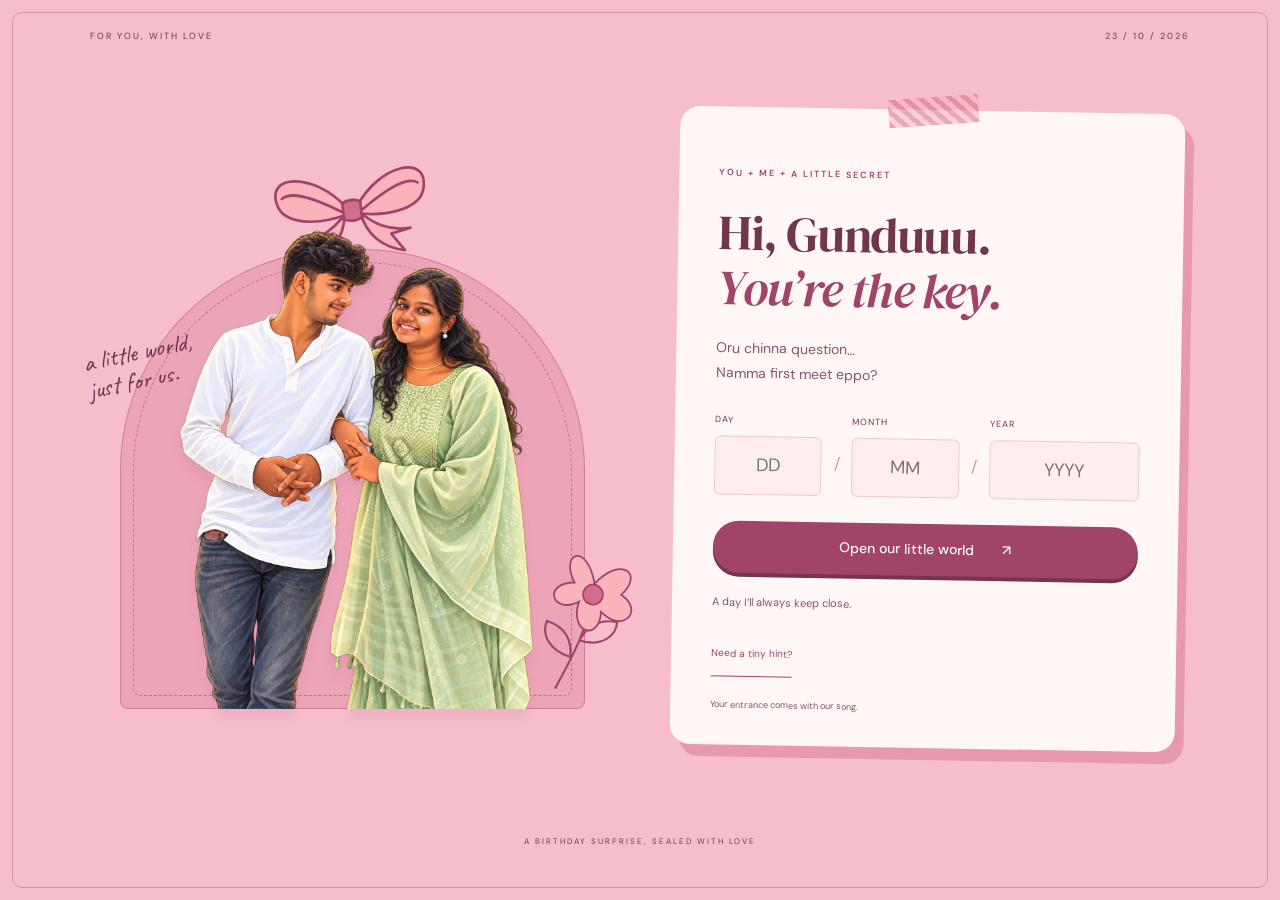
<file: robots.txt.html>
<!doctype html><html lang="en"><head><meta charset="UTF-8"><meta name="viewport" content="width=device-width, initial-scale=1"><meta name="theme-color" content="#f7eee5"><meta name="description" content="A little world of memories, letters and birthday wishes, made just for Gunduuu."><title>Happy Birthday Gunduuu 💗😚</title><link rel="stylesheet" href="style.css"></head><body class="locked">
<section id="entrance" class="entrance" aria-labelledby="entrance-title"><div class="entrance-top"><span>FOR YOU, WITH LOVE</span><span>23 / 10 / 2026</span></div><div class="entrance-layout"><div class="entrance-art"><svg class="bow-art" viewBox="0 0 200 130" fill="none" aria-hidden="true"><g stroke="currentColor" stroke-width="3" stroke-linecap="round" stroke-linejoin="round"><path fill="#FBB3BB" d="M94 53C64 10 9 5 18 41c5 23 42 28 76 20M106 53c30-43 85-48 76-12-5 23-42 28-76 20"/><path d="M88 57C53 34 34 28 24 35m88 22c35-23 54-29 64-22"/><path fill="#FBB3BB" d="M91 61c-3 25-21 42-44 47l13-20-22-4c25 1 40-10 53-23m18 0c3 25 21 42 44 47l-13-20 22-4c-25 1-40-10-53-23"/><path fill="#D46C8C" d="M90 48q10-5 20 0v18q-10 5-20 0z"/></g></svg><div class="cutout-backdrop"></div><img class="couple-cutout" src="assets/entrance-couple.webp" alt="The two of us, arm in arm" fetchpriority="high"><span class="art-note">a little world,<br>just for us.</span><svg class="flower-art" viewBox="0 0 140 210" fill="none" aria-hidden="true"><path d="M68 202c8-53 15-100 3-143M73 153c-33 1-49-17-48-36 28-2 43 15 48 36m4-26c35-2 46-26 41-42-24 3-37 19-41 42" stroke="currentColor" stroke-width="3"/><g class="flower-head" stroke="currentColor" stroke-width="2.5" fill="#FBB3BB"><path d="M70 45C39-8 9 22 43 53 0 69 29 107 58 76c1 46 46 44 34 3 39 19 57-23 18-32 21-38-18-53-40-2Z"/><circle cx="73" cy="60" r="14" fill="#D46C8C"/></g></svg></div><div class="entrance-note"><span class="tiny-label">YOU + ME + A LITTLE SECRET</span><h1 id="entrance-title">Hi, Gunduuu.<br><em>You’re the key.</em></h1><p>Oru chinna question…<br>Namma first meet eppo?</p><form id="date-form"><div class="date-fields"><label>Day<input name="day" aria-label="Day" inputmode="numeric" maxlength="2" placeholder="DD" required autocomplete="off"></label><span>/</span><label>Month<input name="month" aria-label="Month" inputmode="numeric" maxlength="2" placeholder="MM" required autocomplete="off"></label><span>/</span><label>Year<input name="year" aria-label="Year" inputmode="numeric" maxlength="4" placeholder="YYYY" required autocomplete="off"></label></div><button class="primary" type="submit">Open our little world <span>↗</span></button><p id="date-feedback" class="date-feedback" aria-live="polite">A day I’ll always keep close.</p><button type="button" id="date-hint" class="text-button">Need a tiny hint?</button></form><small>Your entrance comes with our song.</small></div></div><span class="entrance-bottom">A BIRTHDAY SURPRISE, SEALED WITH LOVE</span></section><div id="website" inert hidden><a class="skip" href="robots.txt.html#story">Skip to our story</a><div class="progress" aria-hidden="true"></div>
<header><a class="brand" href="robots.txt.html#home">for you<span>with all my love</span></a><nav aria-label="Main navigation"><a href="robots.txt.html#story">Our story</a><a href="robots.txt.html#letters">Letters</a><a href="robots.txt.html#play">Little joys</a></nav><span class="header-date">23 OCT ’26</span></header>
<main><section id="home" class="hero"><div class="hero-copy"><p class="eyebrow">23 OCTOBER · A DAY AS LOVELY AS YOU</p><h1>Happy Birthday,<br><em>Gunduuu.</em></h1><p class="handwritten hero-dedication">a little love letter you can wander through.</p><p class="intro">உனக்காக, அன்புடன்.<br>Our memories, a few stolen kisses,<br>and a whole little world of you & me.</p><button class="primary" id="begin">Let’s unwrap your day <span>↓</span></button><span class="hero-signoff">made with all my love 💗</span></div><div class="dream-scene" aria-label="An illustrated moon garden with our photograph"><svg class="garden-art" viewBox="0 0 540 600" fill="none" aria-hidden="true"><path d="M30 540V265a240 240 0 0 1 480 0v275" fill="#f8dce4" stroke="#d88da6"/><path d="M45 530V270a225 225 0 0 1 450 0v260" stroke="#fff9f6" stroke-width="2" stroke-dasharray="4 8"/><path d="M422 74c-64 5-75 89-14 112-81 18-115-90-48-125 18-9 42-7 62 13Z" fill="#fff5dc"/><path d="M18 484q70-27 140 0t145 0 220 0v77H18Z" fill="#f2c4d2"/><g stroke="#a45272" stroke-width="3" stroke-linecap="round"><path d="M78 545Q47 433 87 353M66 474q-50-7-44-41 31-2 44 41m7-63q38-33 49-10-6 28-49 30M466 547q42-104-4-180m13 103q38-6 43-40-35-2-43 40m-3-50q-41-17-40-45 38 4 40 45"/><g fill="#fff0f2"><path d="M83 366c-47-20-20-56 1-28 7-41 48-24 23 6 43 7 16 48-9 24-9 38-43 23-15-2Z"/><path d="M462 380c-42-23-13-53 4-26 13-39 48-18 19 8 41 12 10 49-12 22-14 37-45 15-11-4Z"/></g></g><path d="M140 78q-40-54-75-15-4 35 75 15 71-40 63-6-11 31-63 6m0 0-27 45m27-45 35 30" stroke="#b36a85" stroke-width="3"/></svg><div class="dream-photo"><img src="assets/03.webp" alt="One of our happiest little moments" fetchpriority="high"><span>my favourite place is next to you.</span></div><span class="scene-stamp">YOU & ME<br><b>always a little magic</b></span><div class="hero-bow" aria-hidden="true"></div></div><a class="scroll-note" href="robots.txt.html#story">THE GOOD STUFF IS THIS WAY ↓</a></section><div class="ribbon" aria-hidden="true">Gunduuu · Chellameyyyy · Azhgiiiiii · Ladduuuu · Thangameyyy · Gunduuu · Gulab Jamun Eyy · Azhagupulla ·</div>
<section id="story" class="section story"><div class="section-heading reveal"><p class="eyebrow">01 / THE DAYS THAT BECAME US</p><h2>Some dates.<br><em>So many feelings.</em></h2><p>Gunduuu, namma story-la ovvoru chinna moment-um enakku special. 💗</p></div><div class="timeline"><article class="reveal"><span class="date">12 JANUARY 2024</span><h3>The beginning of us.</h3><p>A date that will always mean something to me. The start of a little world called “us”.</p><div class="day-count"><b id="days">—</b><span>days since our beginning<br><small>and so many little memories</small></span></div></article><article class="reveal"><span class="date">24 MAY 2024</span><h3>Finally, in the same place.</h3><p>Our first meeting. Un kai, en kai… and a day I keep close. 🤌🏻</p><button class="polaroid photo first-selfie" data-img="10" data-caption="Our first-ever selfie · 24 May 2024"><img src="assets/10.webp" loading="lazy" alt="Our first-ever selfie together"><span>our very first selfie, Gunduuu.</span></button><div class="two-photos"><button class="polaroid photo" data-img="06" data-caption="Our first meeting · 24 May 2024"><img src="assets/06.webp" loading="lazy" alt="Our hands together on our first meeting day"><span>that first-meeting feeling</span></button><button class="polaroid photo" data-img="02" data-caption="Side by side · our first meeting"><img src="assets/02.webp" loading="lazy" alt="Our feet side by side"><span>side by side, Gunduuu</span></button></div></article><article class="reveal movie"><div><span class="date">OUR FIRST MOVIE DATE</span><h3>Two tickets.<br>One favourite person.</h3><p>Movie memories are lovely. Sitting beside you? Even lovelier, Chellameyyyy. 🙈</p></div><button class="polaroid photo" data-img="13" data-caption="The tickets from our first movie date"><img src="assets/13.webp" loading="lazy" alt="Our yellow movie tickets"><span>keep this ticket forever</span></button></article></div></section>
<section class="favourite section" id="favourite"><div class="favourite-copy reveal"><p class="eyebrow">02 / OUR ALL-TIME FAVOURITE</p><h2>If a photograph<br>could feel like<br><em>home.</em></h2><p>This would be mine.</p><p>Gunduuu, indha photo-ku oru thani place.<br>In this little website. And in my heart. 💗</p><button class="text-button photo" data-img="07" data-caption="Our all-time favourite staircase photograph">Hold this moment a little closer ↗</button></div><div class="stair-scene reveal"><div class="orbit" aria-hidden="true"></div><span class="handwritten">my favourite view is you</span><img src="assets/07.webp" loading="lazy" alt="Our favourite staircase portrait, lovingly framed"><span class="scene-foot">A MOMENT I WOULD KEEP FOREVER</span></div></section>
<section class="portrait-section section" id="just-you"><div class="portrait-frame reveal"><img src="assets/09.webp" loading="lazy" alt="Gunduuu smiling in her yellow dress beneath hanging lights"><svg class="bow-art" viewBox="0 0 200 130" fill="none" aria-hidden="true"><g stroke="currentColor" stroke-width="3" stroke-linecap="round" stroke-linejoin="round"><path fill="#FBB3BB" d="M94 53C64 10 9 5 18 41c5 23 42 28 76 20M106 53c30-43 85-48 76-12-5 23-42 28-76 20"/><path d="M88 57C53 34 34 28 24 35m88 22c35-23 54-29 64-22"/><path fill="#FBB3BB" d="M91 61c-3 25-21 42-44 47l13-20-22-4c25 1 40-10 53-23m18 0c3 25 21 42 44 47l-13-20 22-4c-25 1-40-10-53-23"/><path fill="#D46C8C" d="M90 48q10-5 20 0v18q-10 5-20 0z"/></g></svg><span class="portrait-label">my Azhgiiiiii.</span></div><div class="portrait-copy reveal"><p class="eyebrow">A WHOLE LITTLE CHAPTER, JUST FOR YOU</p><h2>That smile.<br><em>My favourite<br>kind of sunshine.</em></h2><p>Gunduuu, indha page unakkaaga mattum.</p><p>May you keep finding things that make your eyes light up. Your dreams, your laughter, your happiness — I’m wishing you more of all of them.</p><p class="handwritten">நீ சந்தோஷமா இருக்கணும், Gunduuu. 💗</p><svg class="flower-art" viewBox="0 0 140 210" fill="none" aria-hidden="true"><path d="M68 202c8-53 15-100 3-143M73 153c-33 1-49-17-48-36 28-2 43 15 48 36m4-26c35-2 46-26 41-42-24 3-37 19-41 42" stroke="currentColor" stroke-width="3"/><g class="flower-head" stroke="currentColor" stroke-width="2.5" fill="#FBB3BB"><path d="M70 45C39-8 9 22 43 53 0 69 29 107 58 76c1 46 46 44 34 3 39 19 57-23 18-32 21-38-18-53-40-2Z"/><circle cx="73" cy="60" r="14" fill="#D46C8C"/></g></svg></div></section><section class="section scrapbook" id="memories"><div class="section-heading reveal"><p class="eyebrow">03 / THE SCRAPBOOK</p><h2>Little pieces of<br><em>our kind of magic.</em></h2><p>Tap a photograph. Stay a little longer.</p></div><div class="scrap-grid" id="scrap-grid"></div><div class="special-memories"><article class="reveal"><button class="polaroid photo" data-img="11" data-caption="Your birthday balloon · 2024"><img src="assets/11.webp" loading="lazy" alt="The green birthday balloon from 2024"><span>your birthday, 2024 💗</span></button><h3>Some things never stop being special.</h3><p>One little balloon. A whole birthday memory.</p></article><article class="reveal"><button class="polaroid photo" data-img="01" data-caption="Our most recent meeting"><img src="assets/01.webp" loading="lazy" alt="The two of us walking together at our most recent meeting"><span>our most recent little chapter</span></button><h3>Until the next “Gunduuu!”</h3><p>The latest page in our scrapbook. There is still room for more.</p></article></div><button class="text-button" id="show-more" aria-expanded="false">Unfold more little memories +</button><div id="more-memories" class="more-memories" hidden></div></section>
<section class="section letters" id="letters"><div class="section-heading reveal"><p class="eyebrow">04 / WORDS I WANTED TO GIVE YOU</p><h2>For the things<br><em>a photo can’t say.</em></h2><p>Open whenever you feel like it, Gunduuu.</p></div><div class="envelopes"><button class="envelope reveal" data-letter="birthday"><span class="envelope-label">01 · FOR YOUR BIRTHDAY</span><span class="seal">P</span><span class="handwritten">My dearest Gunduuu,</span><small>tap to unfold</small></button><button class="envelope reveal" data-letter="love"><span class="envelope-label">02 · JUST BECAUSE IT’S YOU</span><span class="seal">P</span><span class="handwritten">Chellameyyyy,</span><small>a little love letter</small></button><button class="envelope reveal" data-letter="sorry"><span class="envelope-label">03 · FROM MY HEART</span><span class="seal">P</span><span class="handwritten">An honest sorry.</span><small>no expectations, just honesty</small></button></div></section>
<section class="section joys" id="play"><div class="section-heading reveal"><p class="eyebrow">05 / A LITTLE SILLY. A LOT OF LOVE.</p><h2>A little more us.<br><em>Stay and play.</em></h2></div><div class="joy-grid"><article class="joy-card"><span class="eyebrow">SOMETHING TO FEEL</span><h3>A little closer.</h3><svg class="bunny-art" viewBox="0 0 360 260" aria-label="Two bunnies: choose a cuddle or a cheek kiss" role="img"><ellipse cx="180" cy="233" rx="125" ry="13" fill="#e9adc2" opacity=".4"/><g class="bunny-left"><g fill="#fffaf8" stroke="#a45073" stroke-width="3"><ellipse cx="124" cy="191" rx="53" ry="44"/><path d="M87 105C49 18 91 8 109 85c0-89 42-82 34 8 65 26 40 101-17 102-65 0-85-53-39-90Z"/></g><path d="m100 132 8 1m33-1 8-1m-33 18q9 9 18 0" stroke="#8e3b5d" stroke-width="3" fill="none" stroke-linecap="round"/><ellipse cx="99" cy="147" rx="12" ry="6" fill="#efb8c9"/><path class="cuddle-arm" d="M119 182q48 48 90 4" fill="none" stroke="#a45073" stroke-width="11" stroke-linecap="round"/><path class="kiss-mouth" d="m153 147 8 4-8 4" stroke="#9b3160" stroke-width="3" fill="none"/></g><g class="bunny-right"><g fill="#f4b6c9" stroke="#a45073" stroke-width="3"><ellipse cx="235" cy="191" rx="52" ry="44"/><path d="M201 101c-20-92 22-95 27-19 22-82 60-63 31 25 51 44 17 88-31 88-62-1-80-57-27-94Z"/></g><path d="m211 133 8 1m32-2 8-1m-33 19q10 9 18-1" stroke="#8e3b5d" stroke-width="3" fill="none" stroke-linecap="round"/><ellipse class="kiss-blush" cx="211" cy="149" rx="13" ry="7" fill="#df7e9f"/><path class="cuddle-arm" d="M252 182q-43 45-72 8" fill="none" stroke="#a45073" stroke-width="10" stroke-linecap="round"/></g><path class="kiss-heart" d="M185 88c-29-22-4-39 0-21 8-21 32-2 0 21Z" fill="#bd5d80"/></svg><div class="button-row"><button class="primary" id="hug">A hug, please 🥺</button><button class="secondary" id="kiss">One kiss 😚</button></div><p id="affection" aria-live="polite">Even from here, a little warmth for you.</p></article><article class="joy-card"><span class="eyebrow">SOMETHING TO FIND</span><h3>Made for each other.</h3><p>Find four pairs of our favourite photographs.</p><div class="memory-game" id="memory-game" aria-label="Matching pairs game"></div><p id="game-status" aria-live="polite">0 / 4 pairs found</p><button class="text-button" id="reset-game">Shuffle & play again ↻</button></article><article class="joy-card new-game"><span class="eyebrow">A LOVE NOTE, ONE PIECE AT A TIME</span><h3>Put us into words.</h3><p>Tap the words in order to finish our little love note.</p><div id="word-answer" class="word-answer" aria-live="polite"></div><div id="word-choices" class="word-choices"></div><p id="word-status" aria-live="polite"></p><button id="word-reset" class="text-button">Start this note again ↻</button></article><article class="joy-card new-game"><span class="eyebrow">A LITTLE GAME OF HIDE & SEEK</span><h3>Where’s my kiss?</h3><p>A kiss is hiding in one of these envelopes. Find three to fill your letter.</p><div id="kiss-envelopes" class="kiss-envelopes"></div><p id="seek-status" aria-live="polite">Pick a little love letter.</p><button id="seek-next" class="text-button" hidden>Hide it again ↻</button></article><article class="joy-card new-game"><span class="eyebrow">TWO LITTLE SOULS, ONE LITTLE PATH</span><h3>Meet me in the middle.</h3><p>Guide the pink heart to its match. Use the arrows, or your keyboard.</p><div id="love-maze" class="love-maze" aria-label="Love maze"></div><div class="maze-controls"><button data-step="-5" aria-label="Move up">↑</button><button data-step="-1" aria-label="Move left">←</button><button data-step="5" aria-label="Move down">↓</button><button data-step="1" aria-label="Move right">→</button></div><p id="maze-status" aria-live="polite">A few little turns, then together.</p><button id="maze-reset" class="text-button">Find you all over again ↻</button></article><article class="joy-card"><span class="eyebrow">SOMETHING TO REMEMBER</span><h3>Our little date game.</h3><p id="quiz-question"></p><div id="quiz-answers"></div><p id="quiz-status" aria-live="polite"></p><button id="quiz-next" class="text-button" hidden>Next question →</button></article></div></section>
<section class="section blessings" aria-labelledby="blessing-title"><div class="section-heading"><p class="eyebrow">A LITTLE PRAYER FOR YOUR NEW YEAR</p><h2 id="blessing-title">Wonderfully made.<br><em>Deeply loved.</em></h2><p>On your birthday, I thank God for you, Chellameyyyy. May His love surround you, His peace stay with you, and His goodness light the days ahead. 💗</p></div><div class="psalm-grid"><blockquote><span class="verse-flower" aria-hidden="true">✝</span><p>“I will praise thee; for I am fearfully and wonderfully made”</p><cite><a href="https://www.biblegateway.com/passage/?search=Psalm+139%3A14&amp;version=KJV" target="_blank" rel="noopener noreferrer">Psalm 139:14 · KJV, excerpt</a></cite><small>A little reminder of how beautifully God made you.</small></blockquote><blockquote><span class="verse-flower" aria-hidden="true">✝</span><p>“Surely goodness and mercy shall follow me all the days of my life”</p><cite><a href="https://www.biblegateway.com/passage/?search=Psalm+23%3A6&amp;version=KJV" target="_blank" rel="noopener noreferrer">Psalm 23:6 · KJV, excerpt</a></cite><small>My birthday prayer: goodness, grace, and love in every season.</small></blockquote></div><p class="blessing-note">இறைவனின் அன்பும் ஆசீர்வாதமும் என்றும் உன்னுடன் இருக்கட்டும்.</p></section>
<section class="section birthday" id="birthday"><p class="eyebrow reveal">06 / TODAY, THE WORLD GETS TO CELEBRATE YOU</p><h2 class="reveal">Make a wish,<br><em>Gunduuu.</em></h2><p>Un smile eppovum ippadiye irukkanum, Gunduuu. 💗</p><div class="cake" aria-label="Birthday cake with three candles"><div class="candles"><i></i><i></i><i></i></div><div class="cake-top"></div><div class="cake-body"><span>for Gunduuu</span></div><div class="cake-plate"></div></div><div id="cake-countdown" class="cake-countdown" role="status" aria-live="polite" aria-atomic="true"></div><button class="primary" id="wish">Make a wish & blow the candles</button><p id="wish-message" aria-live="polite">A wish that belongs only to you.</p><button class="text-button" id="relight" hidden>Light the candles again ↻</button></section>
<section class="ending section"><svg class="bow-art" viewBox="0 0 200 130" fill="none" aria-hidden="true"><g stroke="currentColor" stroke-width="3" stroke-linecap="round" stroke-linejoin="round"><path fill="#FBB3BB" d="M94 53C64 10 9 5 18 41c5 23 42 28 76 20M106 53c30-43 85-48 76-12-5 23-42 28-76 20"/><path d="M88 57C53 34 34 28 24 35m88 22c35-23 54-29 64-22"/><path fill="#FBB3BB" d="M91 61c-3 25-21 42-44 47l13-20-22-4c25 1 40-10 53-23m18 0c3 25 21 42 44 47l-13-20 22-4c-25 1-40-10-53-23"/><path fill="#D46C8C" d="M90 48q10-5 20 0v18q-10 5-20 0z"/></g></svg><p class="eyebrow">THE LAST PAGE. NEVER THE LAST FEELING.</p><h2>In every little way,<br><em>you matter, Gunduuu.</em></h2><p>Happy Birthday Gunduuu 💗😚<br>May this year bring you gentleness, laughter,<br>and so many reasons to smile.</p><p class="handwritten">எப்போதும் அன்புடன், உன் Papa.</p><button id="secret" aria-label="A hidden little note" class="secret">💗</button><small>psst… some feelings are hiding in plain sight.</small><a href="robots.txt.html#home" class="text-button">Read our story again ↑</a></section></main>
<footer>Made for Gunduuu. Kept with love. <span>23 · 10 · 2026</span></footer></div>
<audio id="soundtrack" src="assets/our-song.m4a" loop preload="auto" autoplay></audio><dialog id="modal"><button class="close" aria-label="Close">×</button><div id="modal-content"></div></dialog><div id="illustration-toast" aria-live="polite"></div><script src="app.js"></script></body></html>
</file>
<file: style.css>
@import url('https://fonts.googleapis.com/css2?family=DM+Sans:wght@400;500;600;700&family=DM+Serif+Display:ital@0;1&family=Caveat:wght@400;600&family=Noto+Sans+Tamil:wght@400;500&display=swap');
:root{--soft:#fbb3bb;--muted:#d46c8c;--rouge:#9b3160;--ink:#702044;--paper:#fff0f2;--line:#9b316030;--body:#833450}*{box-sizing:border-box}html{scroll-behavior:smooth;scroll-padding-top:30px}body{margin:0;color:var(--ink);background:var(--paper);font:15px/1.8 'DM Sans','Noto Sans Tamil',sans-serif}button,input{font:inherit}button,a,input{-webkit-tap-highlight-color:transparent}button{cursor:pointer;color:inherit;border:0}a{color:inherit;text-decoration:none}button:focus-visible,a:focus-visible,input:focus-visible{outline:3px solid var(--rouge);outline-offset:4px}img{display:block;max-width:100%}h1,h2,h3,p{margin:0 0 20px}h1,h2,h3{font-family:'DM Serif Display',Georgia,serif;font-weight:400;line-height:1.12;letter-spacing:-1.4px}h2{font-size:clamp(36px,4.6vw,66px)}h3{font-size:30px;letter-spacing:-.6px}em{font-weight:400;color:var(--rouge)}p{color:var(--body)}.handwritten{font:26px/1.4 'Caveat',cursive}.eyebrow,.tiny-label,.date{font:600 9px/1.7 'DM Sans',sans-serif;letter-spacing:2px;color:var(--rouge)}.primary{display:inline-flex;align-items:center;justify-content:center;gap:28px;min-height:52px;padding:13px 24px;background:var(--rouge);border-radius:40px;color:var(--paper);font-size:12px;font-weight:500;box-shadow:0 5px 0 #702044;transition:transform .2s,box-shadow .2s}.primary:hover{transform:translateY(-2px);box-shadow:0 7px 0 #702044}.primary:active{transform:translateY(3px);box-shadow:0 2px 0 #702044}.secondary{border:1px solid var(--rouge);background:transparent;border-radius:40px;padding:12px 20px;font-size:12px;min-height:52px}.text-button{display:inline-block;background:transparent;padding:9px 0;border-bottom:1px solid currentColor;font-size:12px;color:var(--rouge)}.section{padding:100px max(7%,calc((100vw - 1180px)/2));position:relative}.section-heading{max-width:620px;margin:0 auto 50px;text-align:center}.section-heading>p:last-child{font-size:14px;max-width:400px;margin:0 auto}.bow-art{width:150px;color:var(--rouge);overflow:visible}.flower-art{width:110px;color:var(--rouge);overflow:visible}.flower-head{transform-origin:73px 80px;animation:sway 5s ease-in-out infinite}.entrance{min-height:100svh;background:var(--soft);padding:28px 7% 20px;position:relative;isolation:isolate;overflow:hidden}.entrance:before{content:'';position:absolute;inset:12px;border:1px solid #9b31604d;border-radius:10px;pointer-events:none}.entrance-top{display:flex;justify-content:space-between;font-size:9px;letter-spacing:2px}.entrance-layout{max-width:1080px;min-height:calc(100svh - 130px);margin:auto;display:grid;grid-template-columns:1fr 1fr;gap:70px;align-items:center}.entrance-art{position:relative;height:560px;display:flex;align-items:flex-end;justify-content:center}.cutout-backdrop{position:absolute;inset:100px 20px 0;background:#d46c8c50;border:1px solid #9b316055;border-radius:48% 48% 8px 8px}.cutout-backdrop:before{content:'';position:absolute;inset:12px;border:1px dashed #9b316070;border-radius:inherit}.couple-cutout{position:relative;max-height:480px;width:90%;object-fit:contain;object-position:bottom;filter:drop-shadow(0 10px 5px #9b316015)}.entrance-art>.bow-art{position:absolute;top:10px;width:180px;left:calc(50% - 90px);transform:rotate(-7deg)}.entrance-art>.flower-art{position:absolute;bottom:10px;right:-25px;width:100px;transform:rotate(20deg)}.art-note{font:25px/1.1 'Caveat',cursive;position:absolute;left:-15px;top:190px;transform:rotate(-12deg)}.entrance-note{background:var(--paper);padding:50px 40px 32px;border-radius:4px;box-shadow:9px 12px 0 #d46c8c70;position:relative;transform:rotate(1deg)}.entrance-note:before{content:'';position:absolute;top:-13px;left:calc(50% - 45px);width:90px;height:28px;background:repeating-linear-gradient(45deg,#d46c8c90 0 5px,#fbb3bb90 5px 10px);transform:rotate(-5deg)}.entrance-note h1{font-size:49px;margin:20px 0}.entrance-note>p{font-size:14px}.date-fields{display:flex;align-items:center;gap:12px;margin:26px 0}.date-fields label{min-width:0;flex:1;font-size:9px;text-transform:uppercase;letter-spacing:1px}.date-fields label:last-child{flex:1.4}.date-fields input{display:block;margin-top:8px;width:100%;min-width:0;border:1px solid var(--line);background:#fbb3bb28;border-radius:6px;padding:12px 6px;text-align:center;font-size:18px;color:var(--ink)}.date-fields>span{margin-top:20px;color:var(--muted)}#date-form .primary{width:100%}.date-feedback{font-size:11px;min-height:40px;margin:20px 0 0}#date-hint{font-size:10px}.entrance-note>small{display:block;font-size:9px;color:var(--body);margin-top:20px}.entrance-bottom{display:block;text-align:center;font-size:8px;letter-spacing:2px;padding:20px 0}.unlocked .entrance-note{animation:letter-away .9s forwards}.unlocked .entrance-art{animation:fade-away .9s forwards}.wiggle{animation:wiggle .35s}.locked{overflow-x:hidden}header{display:flex;justify-content:space-between;align-items:center;padding:23px 7%;border-bottom:1px solid var(--line);background:var(--paper)}.brand{font:italic 28px 'DM Serif Display',serif;line-height:1}.brand span{display:block;font:7px 'DM Sans',sans-serif;letter-spacing:2px;text-transform:uppercase;margin-top:8px}nav{display:flex;gap:25px;font-size:11px}.header-date{font-size:9px;letter-spacing:2px}.hero{min-height:740px;padding:120px 20% 95px;text-align:center;position:relative;overflow:hidden;background:var(--soft)}.hero h1{font-size:clamp(60px,7vw,100px);line-height:1.02;margin:20px 0 12px;letter-spacing:-3px}.hero h1 em{font-size:1.12em}.hero-love{font-size:22px;margin-bottom:24px}.hero .intro{font-size:14px;line-height:1.9}.hero-bow{position:absolute;top:15px;left:calc(50% - 65px)}.hero-bow svg{width:130px}.hero-note{margin-top:25px;font-size:23px}.hero-doodle{position:absolute;width:140px;top:210px}.hero-doodle svg{width:100%}.hero-doodle.left{left:6%;transform:rotate(-17deg)}.hero-doodle.right{right:6%;transform:rotate(17deg) scaleX(-1)}.hero-ticket{position:absolute;bottom:85px;right:5%;display:grid;grid-template-columns:1fr 1fr;gap:5px 12px;border-block:1px dashed var(--rouge);padding:16px;background:var(--paper);transform:rotate(8deg);width:145px;box-shadow:4px 5px 0 #9b316015}.hero-ticket>span:first-child{grid-column:span 2;font-size:7px;letter-spacing:1px}.hero-ticket b{font:44px 'DM Serif Display',serif}.hero-ticket>span:last-child{font-size:9px;align-self:center;line-height:1.4}.scroll-note{position:absolute;bottom:25px;left:0;right:0;font-size:8px;letter-spacing:2px}.ribbon{overflow:hidden;white-space:nowrap;padding:15px 0;font:23px 'Caveat',cursive;word-spacing:12px;background:var(--rouge);color:var(--paper);text-align:center;border-block:5px double var(--soft)}.story{display:grid;grid-template-columns:.9fr 1.1fr;gap:8%;align-items:start}.story>.section-heading{text-align:left;position:sticky;top:60px}.timeline{border-left:1px dashed var(--muted);padding-left:30px}.timeline article{position:relative;margin-bottom:55px}.timeline article:before{content:'';position:absolute;top:7px;left:-36px;width:11px;height:11px;background:var(--rouge);border:3px solid var(--paper);border-radius:50%}.timeline article:last-child{margin-bottom:0}.timeline h3{margin:12px 0}.timeline p{font-size:13px}.day-count{display:flex;gap:20px;align-items:center;padding:20px 0;border-block:1px solid var(--line)}.day-count b{font:52px 'DM Serif Display',serif}.day-count span{font-size:11px}.day-count small{font-size:10px;color:var(--body)}.polaroid{position:relative;background:#fff8fa;border:1px solid #9b316012;padding:10px 10px 18px;box-shadow:0 8px 18px #70204410;width:100%;transition:transform .35s;transform:rotate(-2deg)}.polaroid:before{content:'';width:70px;height:23px;background:#d46c8c70;position:absolute;left:calc(50% - 35px);top:-12px;transform:rotate(-5deg);z-index:1}.polaroid:hover{transform:rotate(0) translateY(-4px)}.polaroid img{width:100%;height:280px;object-fit:cover}.polaroid span{font:23px 'Caveat',cursive;display:block;margin-top:12px}.first-selfie{max-width:300px;display:block;margin:35px auto}.first-selfie img{height:350px}.two-photos{display:flex;gap:16px;padding-top:10px}.two-photos .polaroid{width:50%}.two-photos .polaroid:nth-child(2){transform:rotate(3deg);margin-top:20px}.two-photos img{height:170px}.two-photos span{font-size:20px}.movie{display:grid;grid-template-columns:1fr 150px;gap:20px;align-items:center}.movie img{height:200px}.favourite{background:var(--soft);display:grid;grid-template-columns:1fr 1fr;gap:8%;align-items:center}.favourite-copy p{font-size:14px}.stair-scene{position:relative;padding:45px 20px 30px;text-align:center}.stair-scene img{border:10px solid var(--paper);border-bottom-width:35px;transform:rotate(3deg);box-shadow:8px 12px 0 #d46c8c50;animation:photo-sway 7s ease-in-out infinite;width:100%}.stair-scene>.handwritten{display:block;margin:0 0 24px;transform:rotate(-5deg);font-size:26px}.scene-foot{display:block;font-size:8px;letter-spacing:2px;margin-top:35px}.orbit{position:absolute;inset:20px 0 10px;border:1px dashed #9b316050;border-radius:45% 45% 5px 5px;pointer-events:none}.portrait-section{display:grid;grid-template-columns:1fr 1fr;gap:10%;align-items:center;background:var(--paper)}.portrait-frame{position:relative;padding:16px;background:var(--soft);border-radius:180px 180px 6px 6px;max-width:430px;box-shadow:10px 10px 0 #d46c8c30}.portrait-frame>img{width:100%;border-radius:170px 170px 3px 3px;aspect-ratio:3/4;object-fit:cover}.portrait-frame .bow-art{position:absolute;top:-45px;right:-35px;width:150px;transform:rotate(15deg)}.portrait-label{display:block;text-align:center;font:30px 'Caveat',cursive;padding:16px 0 4px}.portrait-copy{position:relative}.portrait-copy>p{max-width:410px}.portrait-copy>.flower-art{position:absolute;right:0;bottom:-60px;width:65px;transform:rotate(20deg)}.portrait-copy .handwritten{font-size:21px;line-height:1.8;max-width:340px}.scrapbook{background:#fbb3bb50;border-block:1px solid var(--line)}.scrap-grid{display:grid;grid-template-columns:repeat(4,minmax(0,1fr));gap:25px}.scrap-grid .polaroid:nth-child(even){transform:rotate(3deg);margin-top:28px}.scrap-grid img{height:240px}.scrap-grid span{font-size:21px}.special-memories{display:grid;grid-template-columns:1fr 1fr;gap:60px;max-width:800px;margin:75px auto 30px}.special-memories article{text-align:center}.special-memories img{height:300px;object-fit:contain;background:#fbb3bb35}.special-memories h3{margin-top:30px;font-size:27px}.special-memories p{font-size:13px}.scrapbook>#show-more{display:block;margin:30px auto 0}.more-memories{max-width:220px;margin:35px auto 0}.more-memories button{background:var(--paper);padding:12px;border:1px solid var(--line);width:100%}.more-memories img{width:100%;max-height:700px;object-fit:contain}.letters{background:var(--muted)}.letters .eyebrow,.letters h2 em{color:var(--ink)}.envelopes{display:grid;grid-template-columns:repeat(3,1fr);gap:28px}.envelope{background:var(--paper);min-height:250px;padding:28px 18px 22px;display:flex;flex-direction:column;align-items:center;justify-content:space-between;position:relative;border-radius:4px;box-shadow:7px 9px 0 #9b316025;overflow:hidden;transition:transform .4s}.envelope:before{content:'';position:absolute;width:230px;height:230px;left:calc(50% - 115px);top:-155px;transform:rotate(45deg);border:1px solid #d46c8c;background:#fbb3bb30;transition:transform .5s}.envelope:hover{transform:translateY(-6px) rotate(-2deg)}.envelope:hover:before{transform:rotate(45deg) translate(-8px,-8px)}.envelope-label{font-size:8px;letter-spacing:1.7px;position:relative}.seal{font:italic 25px 'DM Serif Display',serif;color:var(--paper);background:var(--rouge);box-shadow:0 0 0 4px #9b316030;border:1px solid var(--muted);width:45px;height:45px;border-radius:50%;display:grid;place-items:center;margin:25px 0 15px}.envelope .handwritten{font-size:27px}.envelope small{font-size:10px;color:var(--body);margin-top:10px}.joy-grid{display:grid;grid-template-columns:repeat(2,minmax(0,1fr));gap:30px}.joy-card{min-width:0;padding:35px;text-align:center;position:relative;background:#fbb3bb45;border-radius:24px;border:1px solid #d46c8c55;display:flex;flex-direction:column;align-items:center}.joy-card:nth-child(2),.joy-card:nth-child(3){background:var(--soft)}.joy-card h3{font-size:31px;margin:10px 0 16px}.joy-card p{font-size:13px;max-width:330px}.bunny-art{width:260px;max-width:100%;height:200px}.bunny-left,.bunny-right{transform-box:fill-box;transform-origin:center bottom;transition:transform .5s}.hugging .bunny-left{animation:hug-left 2s}.hugging .bunny-right{animation:hug-right 2s}.kissing .bunny-left{animation:hug-left 2s}.kissing .bunny-right{animation:hug-right 2s}.button-row{display:grid;grid-template-columns:1fr 1fr;gap:12px;width:100%;margin:20px 0}.button-row button{padding:10px 12px;white-space:nowrap;font-size:11px}.joy-card #affection{min-height:52px;margin:0;line-height:1.7}.memory-game{display:grid;grid-template-columns:repeat(4,minmax(0,1fr));gap:10px;width:100%;max-width:350px;margin:10px 0 22px}.memory-game button{aspect-ratio:4/5;background:var(--rouge);border:4px double var(--soft);border-radius:12px;color:var(--paper);display:grid;place-items:center;transition:transform .3s,background .3s}.card-monogram{font:italic 30px 'DM Serif Display',serif}.memory-game button svg{width:75%;height:75%}.memory-game button.open,.memory-game button.matched{background:var(--paper);color:var(--rouge);transform:rotate(-3deg);border-color:var(--muted)}.memory-game button.matched{opacity:.55}.gift-row{display:flex;gap:24px;justify-content:center;margin:50px 0 42px;width:100%}.gift-row button{position:relative;width:74px;height:70px;background:var(--rouge);color:var(--paper);border-radius:4px;box-shadow:4px 6px 0 #9b316030;transition:transform .6s}.gift-row button:before{content:'';position:absolute;inset:0 31px;background:var(--paper)}.gift-row button:after{content:'';position:absolute;top:18px;left:-4px;right:-4px;height:10px;background:var(--muted);border:1px solid var(--rouge);transition:transform .6s}.gift-row button i{position:absolute;left:16px;top:-22px;width:42px;height:27px;border:5px solid var(--rouge);border-radius:50% 50% 0 0;transform:rotate(-12deg);transition:transform .6s}.gift-row b{position:relative;z-index:2;background:var(--paper);color:var(--rouge);font-size:10px;padding:6px;border-radius:50%}.gift-row button.opened{transform:rotate(-6deg)}.gift-row button.opened i{transform:translateY(-17px) rotate(16deg)}.gift-row button.opened:after{transform:translateY(-21px) rotate(8deg)}#gift-message{min-height:70px}#quiz-answers{display:grid;gap:10px;width:100%;max-width:330px;margin:10px 0}#quiz-answers button{padding:12px;background:var(--paper);border:1px solid var(--line);border-radius:12px;font-size:12px;transition:background .2s}#quiz-answers button.correct{background:var(--rouge);color:var(--paper)}#quiz-answers button.wrong{border:2px dashed var(--rouge)}#quiz-status{min-height:45px;margin-top:16px}.birthday{background:var(--soft);text-align:center;overflow:hidden}.birthday h2{font-size:clamp(48px,6vw,80px)}.birthday>p{font-size:13px}.cake{position:relative;margin:65px auto 35px;width:220px;filter:drop-shadow(5px 7px 0 #9b316020)}.candles{display:flex;justify-content:center;gap:40px;height:45px}.candles i{position:relative;width:9px;background:repeating-linear-gradient(45deg,var(--paper) 0 6px,var(--rouge) 6px 12px);border:1px solid var(--rouge)}.candles i:before{content:'';position:absolute;left:-3px;top:-24px;width:13px;height:20px;border:1px solid var(--rouge);background:var(--paper);border-radius:70% 20% 50% 50%;transform:rotate(-15deg);animation:flicker .8s infinite alternate}.cake.blown .candles i:before{animation:extinguish .5s forwards}.cake-top{height:35px;border:2px solid var(--rouge);border-radius:50%;background:var(--paper);position:relative;z-index:1}.cake-body{height:105px;border:2px solid var(--rouge);border-top:0;margin-top:-18px;background:repeating-linear-gradient(0deg,var(--muted) 0 32px,var(--paper) 32px 37px);border-radius:0 0 20px 20px;display:grid;place-items:center}.cake-body span{background:var(--paper);border:1px solid var(--rouge);border-radius:50%;padding:0 20px;font:27px 'Caveat',cursive;transform:rotate(-5deg)}.cake-plate{height:12px;margin:0 -25px;background:var(--paper);border:1px solid var(--rouge);border-radius:50%}#wish{max-width:100%;font-size:12px}#wish-message{margin:25px auto 0;max-width:360px;min-height:45px}.ending{background:var(--rouge);color:var(--paper);text-align:center;padding-top:55px}.ending>.bow-art{color:var(--soft);width:160px;margin:0 auto 30px}.ending .eyebrow,.ending em,.ending p{color:var(--paper)}.ending h2{max-width:750px;margin:0 auto 25px}.ending>p{font-size:14px}.ending>.handwritten{font:400 19px/1.8 'Noto Sans Tamil',sans-serif;margin:32px auto;max-width:480px;color:var(--soft)}.secret{display:block;margin:15px auto;background:transparent;font-size:26px}.ending small{font-size:9px;display:block;color:var(--soft)}.ending .text-button{display:block;width:max-content;margin:25px auto 0;color:var(--paper)}footer{display:flex;justify-content:space-between;padding:23px 7%;font-size:9px;gap:15px}dialog{border:0;border-radius:15px;padding:55px 35px 30px;max-width:650px;width:calc(100% - 30px);max-height:88svh;background:var(--paper);color:var(--ink);box-shadow:0 25px 80px #70204450}dialog[open]{animation:unfold .4s}dialog::backdrop{background:#70204499;backdrop-filter:blur(5px)}dialog .close{position:absolute;top:8px;right:12px;border-radius:50%;width:40px;height:40px;background:#fbb3bb60;font-size:28px}dialog h3{font-size:35px}dialog p{white-space:pre-line;line-height:1.9;font-size:14px}dialog img{width:100%;max-height:65svh;object-fit:contain}dialog .caption{font:27px 'Caveat',cursive;text-align:center;margin:20px 0 0}.progress{position:fixed;top:0;left:0;height:3px;width:0;background:var(--rouge);z-index:30}.skip{position:fixed;top:-100px;left:10px;z-index:100;padding:10px;background:var(--paper)}.skip:focus{top:10px}#particles{position:fixed;inset:0;pointer-events:none;z-index:99;overflow:hidden}.paper-confetti{position:absolute;left:var(--x);top:70%;width:9px;height:17px;border:1px solid var(--rouge);background:var(--soft);animation:paper-fall 2.8s var(--delay) forwards}.paper-confetti:nth-child(3n){border-radius:50%;background:var(--muted)}.paper-confetti:nth-child(2n){background:var(--paper);width:6px;height:20px}#illustration-toast{display:none}[hidden]{display:none!important}.reveal{opacity:1}.motion .reveal{opacity:0;transform:translateY(22px);transition:opacity .7s,transform .7s}.motion .reveal.visible{opacity:1;transform:none}@keyframes sway{50%{transform:rotate(9deg)}}@keyframes photo-sway{50%{transform:rotate(1deg) translateY(-5px)}}@keyframes paper-fall{to{transform:translate(var(--drift),-60vh) rotate(280deg);opacity:0}}@keyframes hug-left{40%,70%{transform:translateX(17px) rotate(8deg)}}@keyframes hug-right{40%,70%{transform:translateX(-14px) rotate(-8deg)}}@keyframes flicker{to{transform:rotate(5deg) scale(.9)}}@keyframes extinguish{to{opacity:0;transform:translateY(-20px) scale(.3)}}@keyframes unfold{from{opacity:0;transform:translateY(30px) rotate(-3deg)}to{opacity:1;transform:none}}@keyframes wiggle{25%,75%{transform:rotate(-2deg)}50%{transform:rotate(2deg)}}@keyframes letter-away{to{transform:translateY(-40px) rotate(-5deg);opacity:0}}@keyframes fade-away{to{transform:scale(1.04);opacity:0}}
@media(max-width:900px){.entrance-layout{gap:35px}.entrance-note{padding:35px 25px}.entrance-note h1{font-size:40px}.entrance-art{height:470px}.couple-cutout{max-height:390px}.hero{padding-inline:15%}.hero-ticket{right:3%;bottom:55px;width:120px}.hero-doodle{width:100px}.section{padding:75px 6%}.scrap-grid{grid-template-columns:repeat(2,minmax(0,1fr));gap:30px}.scrap-grid img{height:300px}.envelopes{gap:15px}.envelope{padding-inline:10px}.joy-card{padding:25px}.movie{grid-template-columns:1fr}.movie .polaroid{max-width:200px;margin:auto}.portrait-frame .bow-art{right:-20px;width:120px}}
@media(max-width:600px){body{font-size:14px}.section{padding:64px 6%}.section-heading{margin-bottom:38px}h2{font-size:38px;letter-spacing:-1px}h3{font-size:27px}.eyebrow,.tiny-label,.date{font-size:8px;letter-spacing:1.7px}.entrance{padding:23px 7% 25px}.entrance-top{font-size:7px;letter-spacing:1.3px}.entrance-layout{display:flex;flex-direction:column;gap:12px;min-height:0;padding-top:12px}.entrance-art{height:245px;width:250px;flex-shrink:0}.couple-cutout{height:225px;width:90%;max-height:none}.cutout-backdrop{inset:30px 10px 0}.entrance-art>.bow-art{width:100px;top:-4px;left:-20px;transform:rotate(-20deg)}.entrance-art>.flower-art{width:65px;bottom:5px;right:-22px}.art-note{font-size:18px;left:-30px;top:110px}.entrance-note{padding:28px 25px 23px;max-width:380px;width:100%;transform:none;box-shadow:5px 6px 0 #d46c8c70;border-radius:10px}.entrance-note h1{font-size:37px;margin:12px 0;letter-spacing:-1px}.entrance-note>p{font-size:12px;margin-bottom:10px}.date-fields{margin:14px 0 17px;gap:9px}.date-fields input{font-size:16px;padding:9px 5px;margin-top:5px}.date-fields label{font-size:8px}.date-fields>span{margin-top:15px}.date-feedback{font-size:10px;margin-top:16px;min-height:30px}.entrance-note>small{margin-top:13px;font-size:8px}.entrance-bottom{font-size:7px;padding-top:26px}.entrance-note .primary{min-height:47px}.entrance-note #date-hint{padding:5px 0}header{padding:20px 6%}.brand{font-size:23px}.brand span{font-size:6px}nav{gap:15px;font-size:10px}.header-date{display:none}.hero{min-height:720px;padding:113px 8% 135px}.hero h1{font-size:57px;letter-spacing:-2px;margin:23px 0 12px}.hero h1 em{font-size:1.13em}.hero>.eyebrow{font-size:7px;letter-spacing:1.3px;max-width:230px;margin:auto}.hero-bow{top:17px;left:calc(50% - 50px)}.hero-bow svg{width:100px}.hero-love{font-size:19px;margin-bottom:22px}.hero .intro{font-size:12px}.hero .primary{font-size:11px;gap:20px;min-height:49px}.hero-note{font-size:21px;max-width:200px;margin:24px auto 0}.hero-doodle{top:auto;bottom:110px;width:60px}.hero-doodle.left{left:2%;transform:rotate(-20deg)}.hero-doodle.right{right:2%;transform:rotate(20deg) scaleX(-1)}.hero-ticket{width:115px;bottom:42px;right:calc(50% - 57px);padding:10px;transform:rotate(-5deg)}.hero-ticket b{font-size:32px}.hero-ticket>span:first-child{font-size:6px}.hero-ticket>span:last-child{font-size:8px}.scroll-note{font-size:7px;bottom:15px;letter-spacing:1.4px}.ribbon{font-size:20px;padding:11px 0}.story{display:block}.story>.section-heading{position:static;text-align:left;margin-bottom:35px}.timeline{margin-left:3px;padding-left:22px}.timeline article:before{left:-28px}.timeline h3{font-size:28px}.timeline p{font-size:12px}.first-selfie{max-width:250px;margin:30px auto}.first-selfie img{height:305px}.two-photos{gap:12px}.two-photos img{height:150px}.two-photos span{font-size:18px}.polaroid{padding:8px 8px 15px}.movie{display:grid;grid-template-columns:1fr 120px;gap:15px}.movie h3{font-size:26px}.movie img{height:180px}.movie .polaroid span{font-size:18px}.favourite{display:block}.favourite-copy>p{font-size:12px}.stair-scene{padding:25px 12px 20px;margin-top:30px}.stair-scene img{border-width:8px;border-bottom-width:28px}.stair-scene>.handwritten{font-size:24px;margin-bottom:25px}.scene-foot{font-size:7px;letter-spacing:1.3px;margin-top:28px}.portrait-section{display:flex;flex-direction:column;gap:45px;padding-top:85px}.portrait-frame{width:86%;padding:12px;border-radius:150px 150px 5px 5px}.portrait-frame>img{border-radius:140px 140px 3px 3px;aspect-ratio:3/4;object-fit:cover}.portrait-frame .bow-art{width:120px;right:-24px;top:-34px}.portrait-label{font-size:28px;padding:12px 0 2px}.portrait-copy{width:100%;padding-bottom:15px}.portrait-copy h2{font-size:37px}.portrait-copy>p{font-size:12px;padding-right:25px}.portrait-copy .handwritten{font-size:18px;line-height:1.7;padding-right:45px}.portrait-copy>.flower-art{right:0;bottom:0;width:50px}.scrap-grid{gap:27px 15px}.scrap-grid img{height:205px}.scrap-grid span{font-size:18px}.scrap-grid .polaroid:nth-child(even){margin-top:18px}.special-memories{gap:25px;margin-top:60px}.special-memories img{height:190px}.special-memories h3{font-size:23px;margin-top:25px}.special-memories p{font-size:11px}.special-memories .polaroid span{font-size:18px}.envelopes{grid-template-columns:1fr;gap:25px;max-width:350px;margin:auto}.envelope{min-height:230px;padding:25px 15px 22px}.envelope .handwritten{font-size:27px}.joy-grid{grid-template-columns:minmax(0,1fr);gap:22px}.joy-card{padding:28px 22px;border-radius:22px}.joy-card h3{font-size:28px}.joy-card p{font-size:12px}.bunny-art{height:180px;width:240px}.button-row{gap:10px;margin-top:15px}.button-row .primary,.button-row .secondary{min-height:48px;font-size:10px;padding:10px 8px}.memory-game{gap:8px}.memory-game button{border-radius:10px}.gift-row{gap:22px;margin:45px 0 35px}.gift-row button{width:65px;height:65px}.gift-row button:before{inset:0 27px}.gift-row button i{left:12px}.birthday h2{font-size:51px}.birthday>p{font-size:12px}.cake{width:190px}.cake-body{height:95px}.birthday .primary{font-size:10px;padding-inline:20px}.ending h2{font-size:36px}.ending>p{font-size:12px}.ending>.handwritten{font-size:16px;line-height:1.9;max-width:270px}.ending>.bow-art{width:130px;margin-bottom:20px}.ending .eyebrow{font-size:7px;letter-spacing:1.2px;max-width:260px;margin-inline:auto}footer{font-size:8px;gap:12px}dialog{padding:55px 23px 25px}dialog h3{font-size:29px}dialog p{font-size:13px}.more-memories{max-width:180px}.date-feedback{line-height:1.5}}
@media(max-width:350px){.hero h1{font-size:49px}.entrance-note{padding-inline:20px}.entrance-note h1{font-size:33px}nav{gap:11px;font-size:9px}.movie{grid-template-columns:1fr}.movie .polaroid{max-width:180px}.special-memories{grid-template-columns:1fr;gap:35px;max-width:250px}.special-memories img{height:260px}.scrap-grid img{height:170px}.joy-card{padding-inline:16px}.button-row{grid-template-columns:1fr 1fr;gap:7px}.gift-row{gap:16px}.hero-ticket{bottom:44px}.entrance-art{height:220px;width:225px}.couple-cutout{height:205px}.portrait-copy h2{font-size:33px}}
@media(prefers-reduced-motion:reduce){html{scroll-behavior:auto}*,*:before,*:after{animation:none!important;transition:none!important}.motion .reveal{opacity:1;transform:none}.paper-confetti{display:none}.cake.blown .candles i:before{opacity:0}}
/* A softer, illustrated birthday edition. All decoration stays inside its scene. */
:root{--paper:#fff7f6;--soft:#f6becb;--muted:#d88da6;--ink:#70364e;--body:#87546a;--rouge:#a04469}body{font-size:16px}main,header,footer{max-width:100%;min-width:0}button{touch-action:manipulation}button:disabled{cursor:default}p{overflow-wrap:break-word}.section{padding-block:clamp(64px,8vw,110px)}.primary{box-shadow:0 4px 0 #76354e;font-size:14px}.hero{min-height:0;display:grid;grid-template-columns:minmax(0,1fr) minmax(0,1fr);align-items:center;gap:32px;text-align:left;padding:75px max(6%,calc((100vw - 1180px)/2)) 90px;background:linear-gradient(150deg,#fff6f3,#f8dce4);isolation:isolate}.hero-copy{min-width:0;position:relative;z-index:1}.hero h1{font-size:clamp(44px,5.5vw,82px);letter-spacing:-2px;line-height:1.08;margin:24px 0}.hero h1 em{font-size:1.08em}.hero>.eyebrow,.hero-copy>.eyebrow{max-width:none;font-size:10px}.hero .intro{font-size:15px;line-height:1.9;margin:24px 0}.hero-dedication{font-size:27px;max-width:330px;line-height:1.3}.hero-signoff{display:block;margin-top:24px;font-size:12px;letter-spacing:.6px}.dream-scene{position:relative;width:100%;max-width:530px;margin:auto;aspect-ratio:540/600}.garden-art{width:100%;height:100%;display:block}.dream-photo{position:absolute;left:22%;top:29%;width:57%;padding:12px 12px 10px;background:#fffaf8;box-shadow:0 15px 40px #87546a22;transform:rotate(-7deg);animation:dream-breathe 8s ease-in-out infinite;border:1px solid #f4d8df}.dream-photo:before{content:'';position:absolute;top:-12px;left:33%;width:36%;height:24px;background:#d88da670;transform:rotate(5deg)}.dream-photo img{width:100%;aspect-ratio:1/1.08;object-fit:cover;border-radius:2px}.dream-photo span{display:block;text-align:center;font:clamp(14px,1.7vw,22px)/1.3 'Caveat',cursive;margin-top:12px}.scene-stamp{position:absolute;right:2%;bottom:10%;width:138px;padding:14px 8px;background:#fff3f3;border:1px dashed #b36a85;transform:rotate(9deg);font-size:9px;letter-spacing:2px;text-align:center;border-radius:50%}.scene-stamp b{display:block;font:19px/1.4 'Caveat',cursive;letter-spacing:0}.hero-bow{display:none}.scroll-note{text-align:center}.ribbon{background:#a45a78;border:0;font-size:22px;padding:18px}.section-heading>p:last-child,.timeline p,.favourite-copy p,.portrait-copy>p{font-size:15px;line-height:1.9}.joy-grid{gap:24px;align-items:stretch}.joy-card,.joy-card:nth-child(2),.joy-card:nth-child(3){background:#fffaf9;border:1px solid #e8bccb;border-radius:28px;padding:32px;box-shadow:0 8px 24px #70364e06}.joy-card:nth-child(3n+2){background:#f9e2e9}.joy-card h3{font-size:clamp(27px,2.8vw,36px);letter-spacing:-.8px}.joy-card p{font-size:14px;line-height:1.7;max-width:370px}.joy-card>.eyebrow{font-size:9px}.joys{background:#fdf0f3}.button-row{gap:12px;margin:16px 0 22px}.button-row button{font-size:13px;white-space:normal;min-height:50px}.bunny-art{width:310px;height:auto;aspect-ratio:360/260;max-width:100%}.bunny-left,.bunny-right{transform-box:view-box;transform-origin:180px 220px;transition:transform .7s}.cuddle-arm{opacity:0;transition:opacity .6s}.kiss-mouth,.kiss-heart{opacity:0}.hugging .bunny-left{animation:cuddle-left 3.2s ease-in-out}.hugging .bunny-right{animation:cuddle-right 3.2s ease-in-out}.hugging .cuddle-arm{opacity:1}.kissing .bunny-left{animation:cheek-kiss 3.2s ease-in-out}.kissing .bunny-right{animation:shy-lean 3.2s ease-in-out}.kissing .kiss-mouth{opacity:1}.kissing .kiss-heart{animation:one-kiss 3.2s ease-in-out}.kissing .kiss-blush{fill:#ce527e}.memory-game{max-width:390px;gap:12px;margin:18px 0}.memory-game button{position:relative;overflow:hidden;border:3px double #f2c3d4;aspect-ratio:4/5;border-radius:14px;background:#b56483;box-shadow:0 4px 0 #8e3e5f20;transition:transform .3s,background .3s;padding:0}.memory-game button img{width:100%;height:100%;object-fit:cover;position:absolute;inset:0}.memory-game button.open,.memory-game button.matched{transform:none}.memory-game button.open{animation:photo-turn .35s ease}.memory-game button.matched{opacity:1;border:3px solid #a04469;box-shadow:0 0 0 3px #fff7f6}.card-monogram{font:36px Georgia,serif}.word-answer{min-height:85px;width:100%;border:1px dashed #d88da6;border-radius:16px;background:#fff4f6;padding:16px;font:25px/1.4 'Caveat',cursive;display:grid;place-items:center;margin:12px 0 20px}.word-choices{display:flex;gap:9px;flex-wrap:wrap;justify-content:center;margin-bottom:18px}.word-choices button{padding:10px 15px;min-height:44px;border:1px solid #e1b8c8;border-radius:13px;background:#f8e1e8;font-size:14px;transition:opacity .25s,transform .25s}.word-choices button:disabled{opacity:.3;transform:scale(.95)}.new-game .text-button{margin-top:auto}.kiss-envelopes{display:flex;justify-content:center;gap:18px;margin:48px 0 35px;width:100%}.little-envelope{position:relative;min-width:0;flex:1;max-width:100px;aspect-ratio:1.1;background:#f0c3d2;border:1px solid #bd7c98;border-radius:8px;display:grid;place-items:center;isolation:isolate;box-shadow:0 6px 0 #a0446910}.little-envelope:before{content:'';position:absolute;inset:0 0 40%;background:#f9dfe8;clip-path:polygon(0 0,100% 0,50% 100%);transition:transform .5s;transform-origin:top}.little-envelope span{z-index:1;font-size:26px;transition:transform .5s}.little-envelope.unsealed:before{transform:rotateX(160deg)}.little-envelope.unsealed span{transform:translateY(-10px)}.love-maze{display:grid;grid-template-columns:repeat(5,1fr);width:min(100%,260px);gap:5px;padding:10px;border:1px solid #e8bccb;border-radius:18px;background:#fff7f6;margin:8px 0 18px}.love-maze span{aspect-ratio:1;display:grid;place-items:center;font-size:25px;border-radius:9px;min-width:0}.maze-wall{background:#d8a1b7}.maze-path{background:#f8e3eb}.maze-player{animation:photo-turn .25s ease}.maze-controls{display:flex;gap:9px;margin-bottom:20px}.maze-controls button{height:44px;width:44px;border:1px solid #d88da6;background:#fff7f6;border-radius:50%;font-size:22px}.new-game p[id]{min-height:48px}.text-button{min-height:44px;font-size:13px}.entrance-note,.envelope{border-radius:20px}.portrait-copy,.favourite-copy{min-width:0}#particles,.paper-confetti{display:none!important}.flower-head{animation:none}.stair-scene img{animation:photo-sway 7s ease-in-out infinite}.ending{background:#9c516f}.ending>p{font-size:15px}footer{font-size:11px}.header-date{font-size:10px}
@keyframes dream-breathe{50%{transform:rotate(-4deg) translateY(-5px)}}@keyframes cuddle-left{25%,75%{transform:translateX(29px) rotate(5deg)}}@keyframes cuddle-right{25%,75%{transform:translateX(-23px) rotate(-5deg)}}@keyframes cheek-kiss{30%,65%{transform:translate(47px,-4px) rotate(13deg)}}@keyframes shy-lean{35%,70%{transform:translateX(5px) rotate(-4deg)}}@keyframes one-kiss{0%,20%,100%{opacity:0;transform:translateY(8px)}40%,75%{opacity:1;transform:translateY(-8px)}}@keyframes photo-turn{from{transform:scale(.93);opacity:.7}to{transform:scale(1);opacity:1}}
@media(min-width:1500px){.hero{gap:70px}.joy-grid{gap:32px}}@media(max-width:900px){.hero{padding:65px 6% 75px;gap:22px}.hero h1{font-size:clamp(40px,6vw,62px)}.joy-card{padding:26px 22px}.scene-stamp{width:110px;font-size:8px}.scene-stamp b{font-size:16px}.story{gap:6%}.joy-card h3{font-size:29px}}@media(max-width:600px){.hero{display:flex;flex-direction:column;padding:40px 7% 65px;gap:12px;text-align:center}.hero-copy{width:100%}.hero-copy>.eyebrow{font-size:8px;letter-spacing:1.5px;margin:0 auto;max-width:260px}.hero h1{font-size:clamp(43px,11.5vw,65px);margin:20px 0 16px}.hero h1 em{font-size:1.08em}.hero-dedication{font-size:23px;margin:0 auto;max-width:270px}.hero .intro{font-size:14px;margin:20px 0}.hero .primary{font-size:13px;min-height:50px}.hero-signoff{font-size:11px;margin-top:20px}.dream-scene{max-width:355px;width:100%;margin:4px auto 0}.dream-photo{padding:9px}.dream-photo span{font-size:17px;margin-top:8px}.scene-stamp{width:110px;padding:10px 6px}.hero .scroll-note{bottom:20px}.section{padding-inline:6%}.section-heading>p:last-child,.timeline p,.favourite-copy p,.portrait-copy>p{font-size:14px}.joy-card{padding:28px 20px}.joy-card p{font-size:14px}.joy-card h3{font-size:30px}.button-row button,.button-row .primary,.button-row .secondary{font-size:12px;min-height:49px}.memory-game{gap:9px}.joy-grid{gap:22px}.two-photos span{font-size:17px}.special-memories p{font-size:12px}.portrait-copy .handwritten{font-size:17px}.section-heading h2{font-size:38px}.bunny-art{height:auto;width:280px}.scrap-grid img{height:auto;aspect-ratio:3/4}.entrance-note .primary{font-size:12px}.entrance-note>p{font-size:14px}.entrance-note>small{font-size:10px}.date-feedback{font-size:12px}.brand{font-size:24px}nav{font-size:11px;gap:12px}.ending h2{font-size:36px}footer{font-size:10px}.hero h1{overflow-wrap:normal}.hero h1 br{display:block}}@media(max-width:360px){.joy-card{padding-inline:16px}.button-row{gap:8px}.memory-game{gap:7px}.hero h1{font-size:42px}.section-heading h2{font-size:34px}.kiss-envelopes{gap:12px}.word-choices{gap:7px}.word-choices button{padding:9px 12px}}@media(prefers-reduced-motion:reduce){.hugging .bunny-left{transform:translateX(29px) rotate(5deg)}.hugging .bunny-right{transform:translateX(-23px) rotate(-5deg)}.kissing .bunny-left{transform:translate(47px,-4px) rotate(13deg)}.kissing .kiss-heart{opacity:1}.dream-photo{animation:none}}

.blessings{background:#fff9f7;text-align:center}.blessings .section-heading{max-width:690px}.blessings .section-heading>p:last-child{max-width:540px}.psalm-grid{display:grid;grid-template-columns:repeat(2,minmax(0,1fr));gap:26px;max-width:960px;margin:auto}.psalm-grid blockquote{margin:0;border:1px solid #e8bccb;border-radius:100px 100px 20px 20px;background:#fae8ed;padding:40px 30px 32px;min-width:0}.verse-flower{font-size:27px;display:block;margin-bottom:20px;color:#a04469}.psalm-grid blockquote p{font:clamp(22px,2.4vw,30px)/1.5 'DM Serif Display',Georgia,serif;color:var(--ink)}.psalm-grid cite{font-size:12px;font-style:normal;display:block;letter-spacing:.6px}.psalm-grid cite a{text-decoration:underline;text-underline-offset:4px}.psalm-grid small{display:block;max-width:290px;margin:20px auto 0;font-size:13px;line-height:1.8}.blessing-note{max-width:600px;margin:35px auto 0;font-size:15px;line-height:2}.cake-countdown{min-height:82px;margin:0 auto 18px;font:54px/1.4 'DM Serif Display',Georgia,serif;color:var(--rouge)}.count-pop{animation:count-in .4s ease-out}@keyframes count-in{from{opacity:0;transform:translateY(8px) scale(.88)}to{opacity:1;transform:none}}@media(max-width:600px){.psalm-grid{grid-template-columns:minmax(0,1fr);gap:22px}.psalm-grid blockquote{padding:32px 24px;border-radius:75px 75px 18px 18px}.psalm-grid blockquote p{font-size:25px}.blessing-note{font-size:14px}.cake-countdown{font-size:46px;min-height:68px}}@media(prefers-reduced-motion:reduce){.stair-scene img{animation:none!important}.count-pop{animation:none!important}}
</file>
